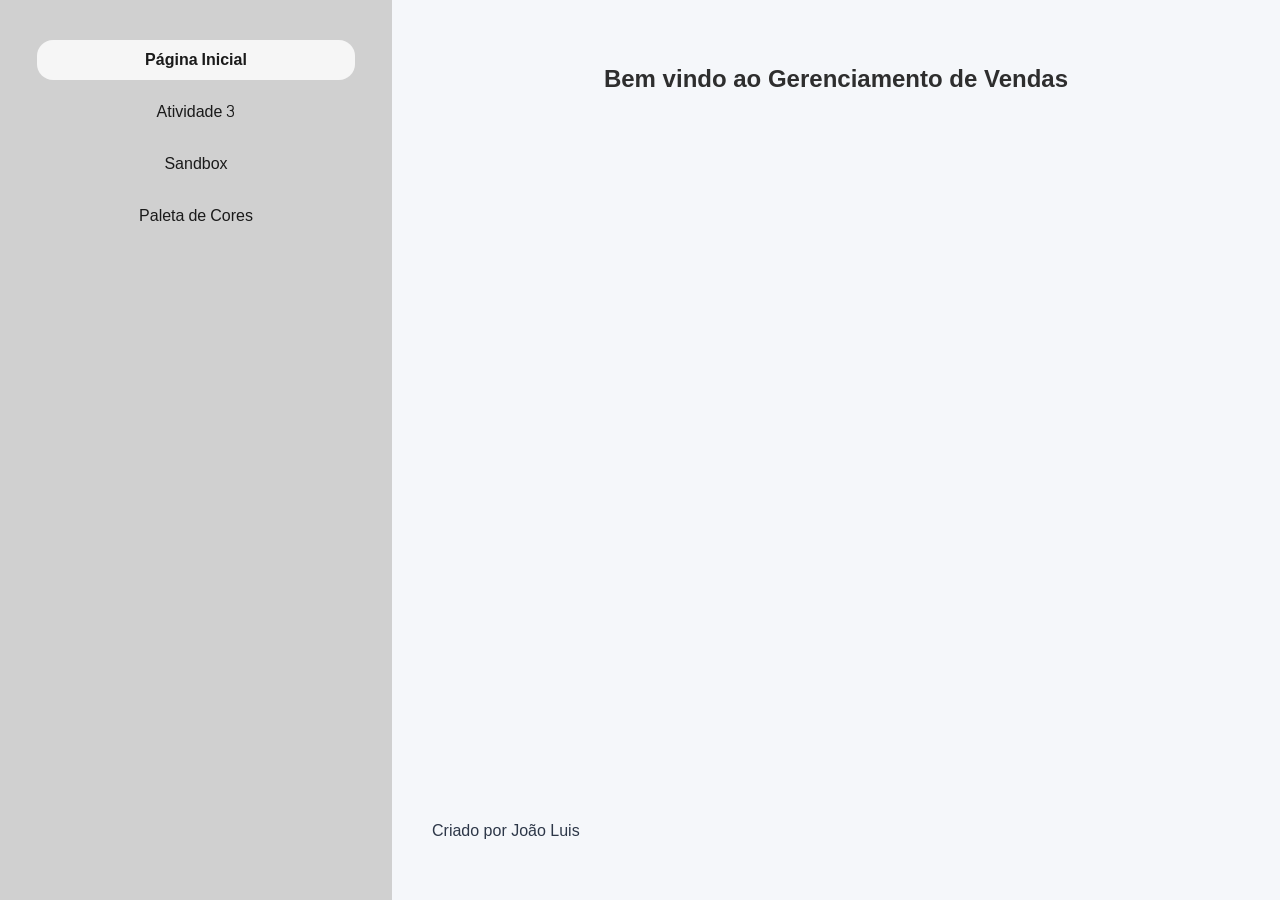
<file: infraestructure/pages/index.html>
<!DOCTYPE html>
<html lang="pt-br">
<head>
    <meta charset="UTF-8">
    <meta name="viewport" content="width=device-width, initial-scale=1.0">
    <title>SGCR - Sistema de Gestão</title>
    <link rel="icon" type="image/x-icon" href="../assets/midia/icon/favicon.ico">
    <link href="https://fonts.googleapis.com/css2?family=Content:wght@400;700&display=swap" rel="stylesheet">
    <link rel="stylesheet" href="../assets/css/styles.css">
</head>
<body class="layout-pagina">
    <!-- Controle de alternância do menu mobile sem JavaScript -->
    <input type="checkbox" id="menu-toggle" class="menu-toggle-checkbox" aria-label="Alternar menu lateral">
    <label for="menu-toggle" class="menu-toggle-btn">
        <span class="txt-menu">Menu</span>
        <span class="txt-fechar">Fechar</span>
    </label>
    <label for="menu-toggle" class="menu-overlay" aria-hidden="true"></label>

    <header class="layout-lateral">
        <nav id="menu">
            <ul>
                <li><a href="index.html" class="ativo">Página Inicial</a></li>
                <li><a href="atividade-3.html">Atividade 3</a></li>
                <li><a href="sandbox.html">Sandbox</a></li>
                <li><a href="paleta.html">Paleta de Cores</a></li>
            </ul>
        </nav>
    </header>

    <main class="conteudo-principal">
        <section>
            <h1>Bem vindo ao Gerenciamento de Vendas</h1>
        </section>
        <footer>
            <p>Criado por João Luis</p>
        </footer>
    </main>
</body>
</html>
</file>
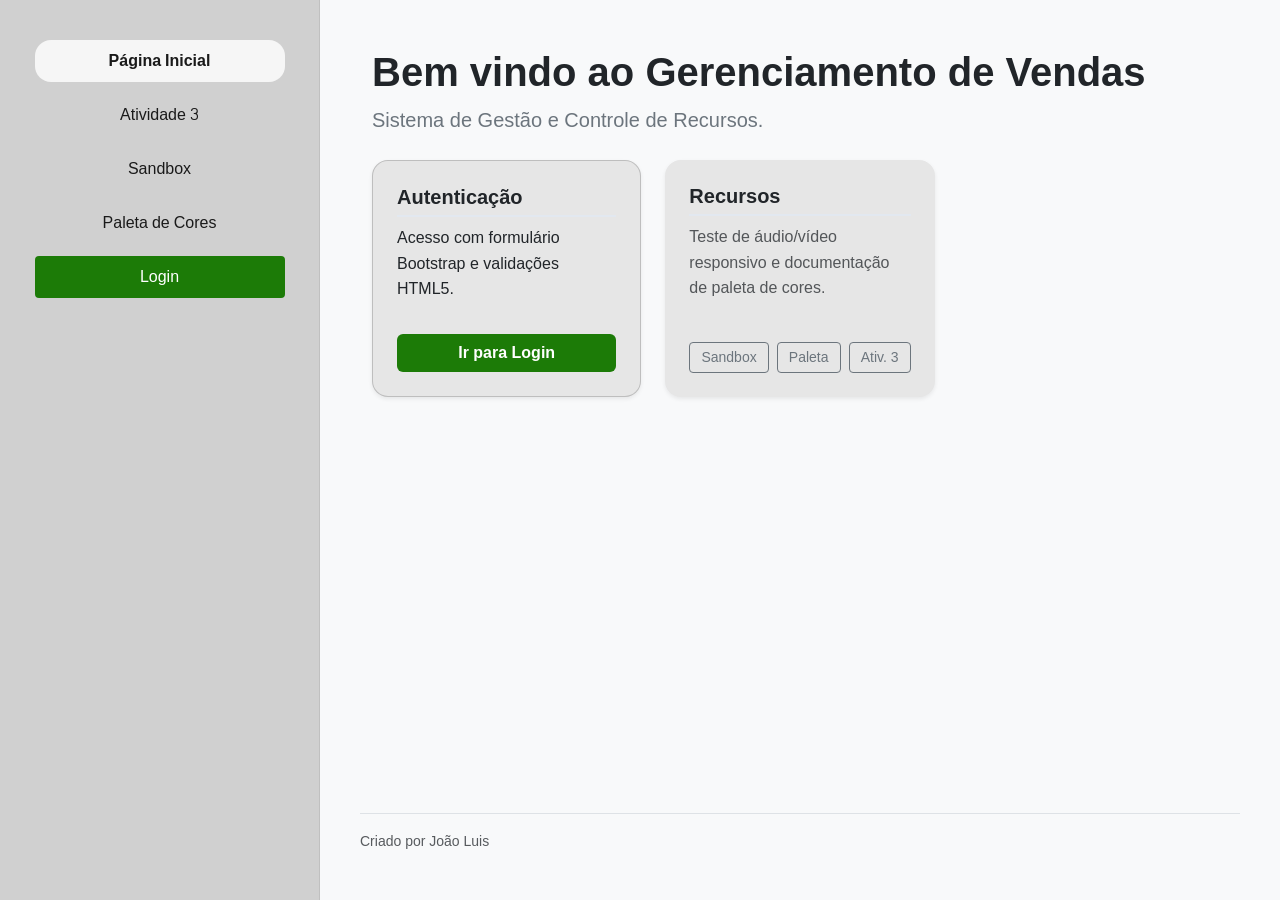
<file: infrastructure/pages/index.html>
<!DOCTYPE html>
<html lang="pt-br">
<head>
    <meta charset="UTF-8">
    <meta name="viewport" content="width=device-width, initial-scale=1.0">
    <title>SGCR - Sistema de Gestão</title>
    <link rel="icon" type="image/x-icon" href="../assets/midia/icon/favicon.ico">
    <link href="https://cdn.jsdelivr.net/npm/bootstrap@5.3.8/dist/css/bootstrap.min.css" rel="stylesheet">
    <link href="https://fonts.googleapis.com/css2?family=Content:wght@400;700&display=swap" rel="stylesheet">
    <link rel="stylesheet" href="../assets/css/styles.css">
</head>
<body class="layout-pagina bg-light">
    <!-- Controle de alternância do menu mobile (sem JS) -->
    <input type="checkbox" id="menu-toggle" class="menu-toggle-checkbox d-none" aria-label="Alternar menu lateral">
    
    <!-- Navbar Mobile (Visível apenas em telas pequenas) -->
    <nav class="navbar navbar-expand-lg navbar-light bg-light d-lg-none shadow-sm fixed-top">
        <div class="container-fluid">
            <label for="menu-toggle" class="navbar-toggler m-0" style="cursor: pointer;">
                <span class="navbar-toggler-icon"></span>
            </label>
        </div>
    </nav>
    
    <label for="menu-toggle" class="menu-overlay"></label>

    <!-- Menu Lateral -->
    <header class="layout-lateral">
        <nav id="menu">
            <ul>
                <li><a href="index.html" class="ativo">Página Inicial</a></li>
                <li><a href="atividade-3.html">Atividade 3</a></li>
                <li><a href="sandbox.html">Sandbox</a></li>
                <li><a href="paleta.html">Paleta de Cores</a></li>
                <li><a href="../../auth/pages/login.html" class="btn-login " style="background-color: #1C7B07; color: white;">Login</a></li>
            </ul>
        </nav>
    </header>

    <main class="conteudo-principal">
        <div class="container-fluid">
            <section class="mb-4">
                <h1 class="display-6 fw-bold text-dark mb-2 text-start">Bem vindo ao Gerenciamento de Vendas</h1>
                <p class="lead text-secondary text-start mb-4">Sistema de Gestão e Controle de Recursos.</p>
            </section>
            
            <!-- Grid e Cards -->
            <section class="row g-4 mb-4">
                <div class="col-12 col-md-6 col-xl-4">
                    <div class="card shadow-sm border-0.5 rounded-4" style="background-color: #E6E6E6;">
                        <div class="card-body p-4 d-flex flex-column">
                            <h2 class="h5 fw-bold text-dark">Autenticação</h2>
                            <p class="card-text flex-grow-1">Acesso com formulário Bootstrap e validações HTML5.</p>
                            <a href="../../auth/pages/login.html" class="btn mt-3 text-white fw-bold" style="background-color: #1C7B07;">Ir para Login</a>
                        </div>
                    </div>
                </div>

                <div class="col-12 col-md-12 col-xl-4">
                    <div class="card h-100 shadow-sm border-0 rounded-4" style="background-color: #E6E6E6;">
                        <div class="card-body p-4 d-flex flex-column">
                            <h2 class="h5 fw-bold text-dark">Recursos</h2>
                            <p class="card-text text-muted flex-grow-1">Teste de áudio/vídeo responsivo e documentação de paleta de cores.</p>
                            <div class="d-flex flex-wrap gap-2 mt-3">
                                <a href="sandbox.html" class="btn btn-outline-secondary btn-sm flex-fill">Sandbox</a>
                                <a href="paleta.html" class="btn btn-outline-secondary btn-sm flex-fill">Paleta</a>
                                <a href="atividade-3.html" class="btn btn-outline-secondary btn-sm flex-fill">Ativ. 3</a>
                            </div>
                        </div>
                    </div>
                </div>
            </section>
        </div>
        
        <footer class="mt-auto border-top pt-3 text-center text-lg-start">
            <p class="text-muted small mb-0">Criado por João Luis</p>
        </footer>
    </main>
</body>
</html>
</file>
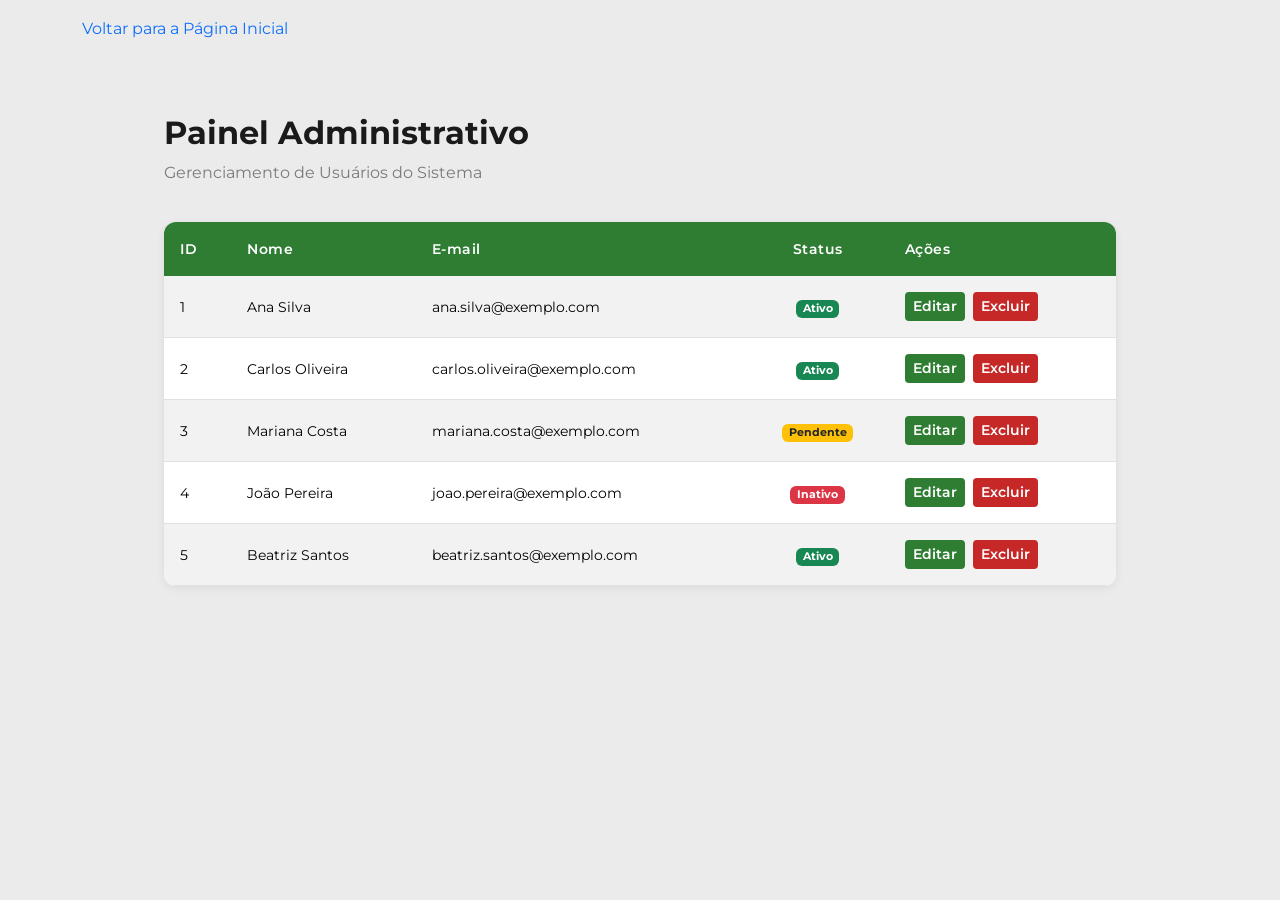
<file: admin/pages/dashboard.html>
<!DOCTYPE html>
<html lang="pt-br">
<head>
    <meta charset="UTF-8">
    <meta name="viewport" content="width=device-width, initial-scale=1.0">
    <title>Painel Administrativo - SGCR</title>
    <link href="https://cdn.jsdelivr.net/npm/bootstrap@5.3.8/dist/css/bootstrap.min.css" rel="stylesheet">
    <link rel="stylesheet" href="../assets/css/dashboard.css">
</head>
<body>
    <div class="container mt-3 mb-4 d-flex justify-content-between align-items-center">
        <a href="../../infrastructure/pages/index.html" class="nav-link text-primary">Voltar para a Página Inicial</a>
    </div>

    <main class="page-wrapper">
        <header class="page-header">
            <h1>Painel Administrativo</h1>
            <p class="subtitle">Gerenciamento de Usuários do Sistema</p>
        </header>

        <section class="section">
            <div class="table-container table-responsive">
                <table class="user-table table table-striped table-hover mb-0">
                    <thead>
                        <tr>
                            <th>ID</th>
                            <th>Nome</th>
                            <th>E-mail</th>
                            <th class="text-center">Status</th>
                            <th>Ações</th>
                        </tr>
                    </thead>
                    <tbody>
                        <tr>
                            <td>1</td>
                            <td>Ana Silva</td>
                            <td>ana.silva@exemplo.com</td>
                            <td class="text-center"><span class="badge bg-success">Ativo</span></td>
                            <td class="actions">
                                <button class="btn btn-sm btn-edit">Editar</button>
                                <button class="btn btn-sm btn-delete">Excluir</button>
                            </td>
                        </tr>
                        <tr>
                            <td>2</td>
                            <td>Carlos Oliveira</td>
                            <td>carlos.oliveira@exemplo.com</td>
                            <td class="text-center"><span class="badge bg-success">Ativo</span></td>
                            <td class="actions">
                                <button class="btn btn-sm btn-edit">Editar</button>
                                <button class="btn btn-sm btn-delete">Excluir</button>
                            </td>
                        </tr>
                        <tr>
                            <td>3</td>
                            <td>Mariana Costa</td>
                            <td>mariana.costa@exemplo.com</td>
                            <td class="text-center"><span class="badge bg-warning text-dark">Pendente</span></td>
                            <td class="actions">
                                <button class="btn btn-sm btn-edit">Editar</button>
                                <button class="btn btn-sm btn-delete">Excluir</button>
                            </td>
                        </tr>
                        <tr>
                            <td>4</td>
                            <td>João Pereira</td>
                            <td>joao.pereira@exemplo.com</td>
                            <td class="text-center"><span class="badge bg-danger">Inativo</span></td>
                            <td class="actions">
                                <button class="btn btn-sm btn-edit">Editar</button>
                                <button class="btn btn-sm btn-delete">Excluir</button>
                            </td>
                        </tr>
                        <tr>
                            <td>5</td>
                            <td>Beatriz Santos</td>
                            <td>beatriz.santos@exemplo.com</td>
                            <td class="text-center"><span class="badge bg-success">Ativo</span></td>
                            <td class="actions">
                                <button class="btn btn-sm btn-edit">Editar</button>
                                <button class="btn btn-sm btn-delete">Excluir</button>
                            </td>
                        </tr>
                    </tbody>
                </table>
            </div>
        </section>
    </main>
</body>
</html>
</file>
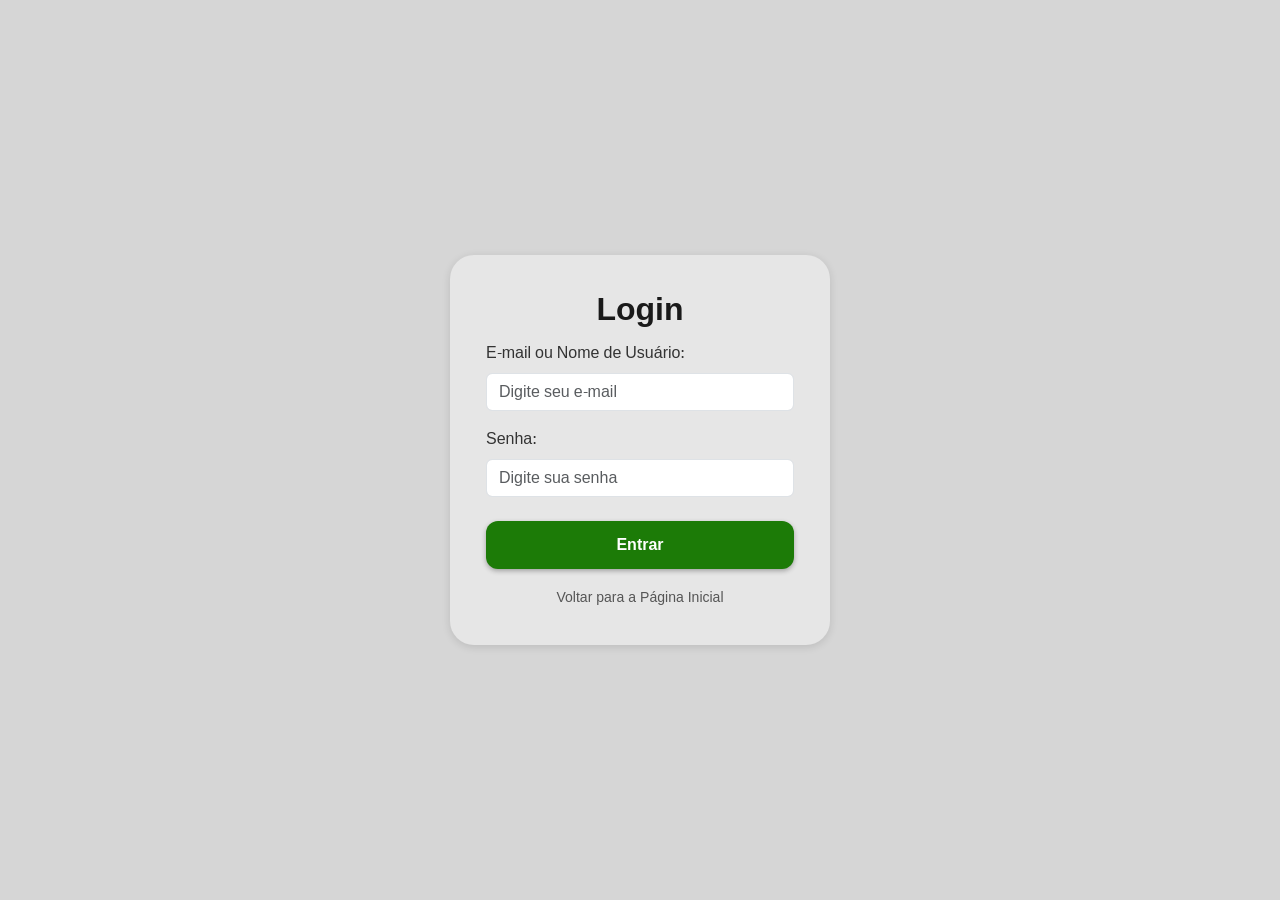
<file: auth/pages/login.html>
<!DOCTYPE html>
<html lang="pt-br">
<head>
    <meta charset="UTF-8">
    <meta name="viewport" content="width=device-width, initial-scale=1.0">
    <title>Login - SGCR</title>
    <link rel="icon" type="image/x-icon" href="../assets/midia/icon/favicon.ico">
    <link href="https://cdn.jsdelivr.net/npm/bootstrap@5.3.8/dist/css/bootstrap.min.css" rel="stylesheet">
    <link rel="stylesheet" href="../assets/css/login.css">
    <link href="https://fonts.googleapis.com/css2?family=Content:wght@400;700&display=swap" rel="stylesheet">
</head>
<body>
    <form id="form-login" action="../../admin/pages/dashboard.html" method="GET">
        <h1>Login</h1>
        
        <div class="mb-3">
            <label for="email" class="form-label">E-mail ou Nome de Usuário:</label>
            <input type="email" class="form-control" id="email" name="email" required placeholder="Digite seu e-mail">
        </div>
        
        <div class="mb-4">
            <label for="password" class="form-label">Senha:</label>
            <!-- required fará o preenchimento obrigatório para a senha -->
            <input type="password" class="form-control" id="password" name="password" required placeholder="Digite sua senha">
        </div>
        
        <button type="submit" class="btn btn-submit w-100">Entrar</button>
        
        <div class="text-center mt-3">
            <a href="../../infrastructure/pages/index.html" class="voltar-link">Voltar para a Página Inicial</a>
        </div>
    </form>
</body>
</html>
</file>
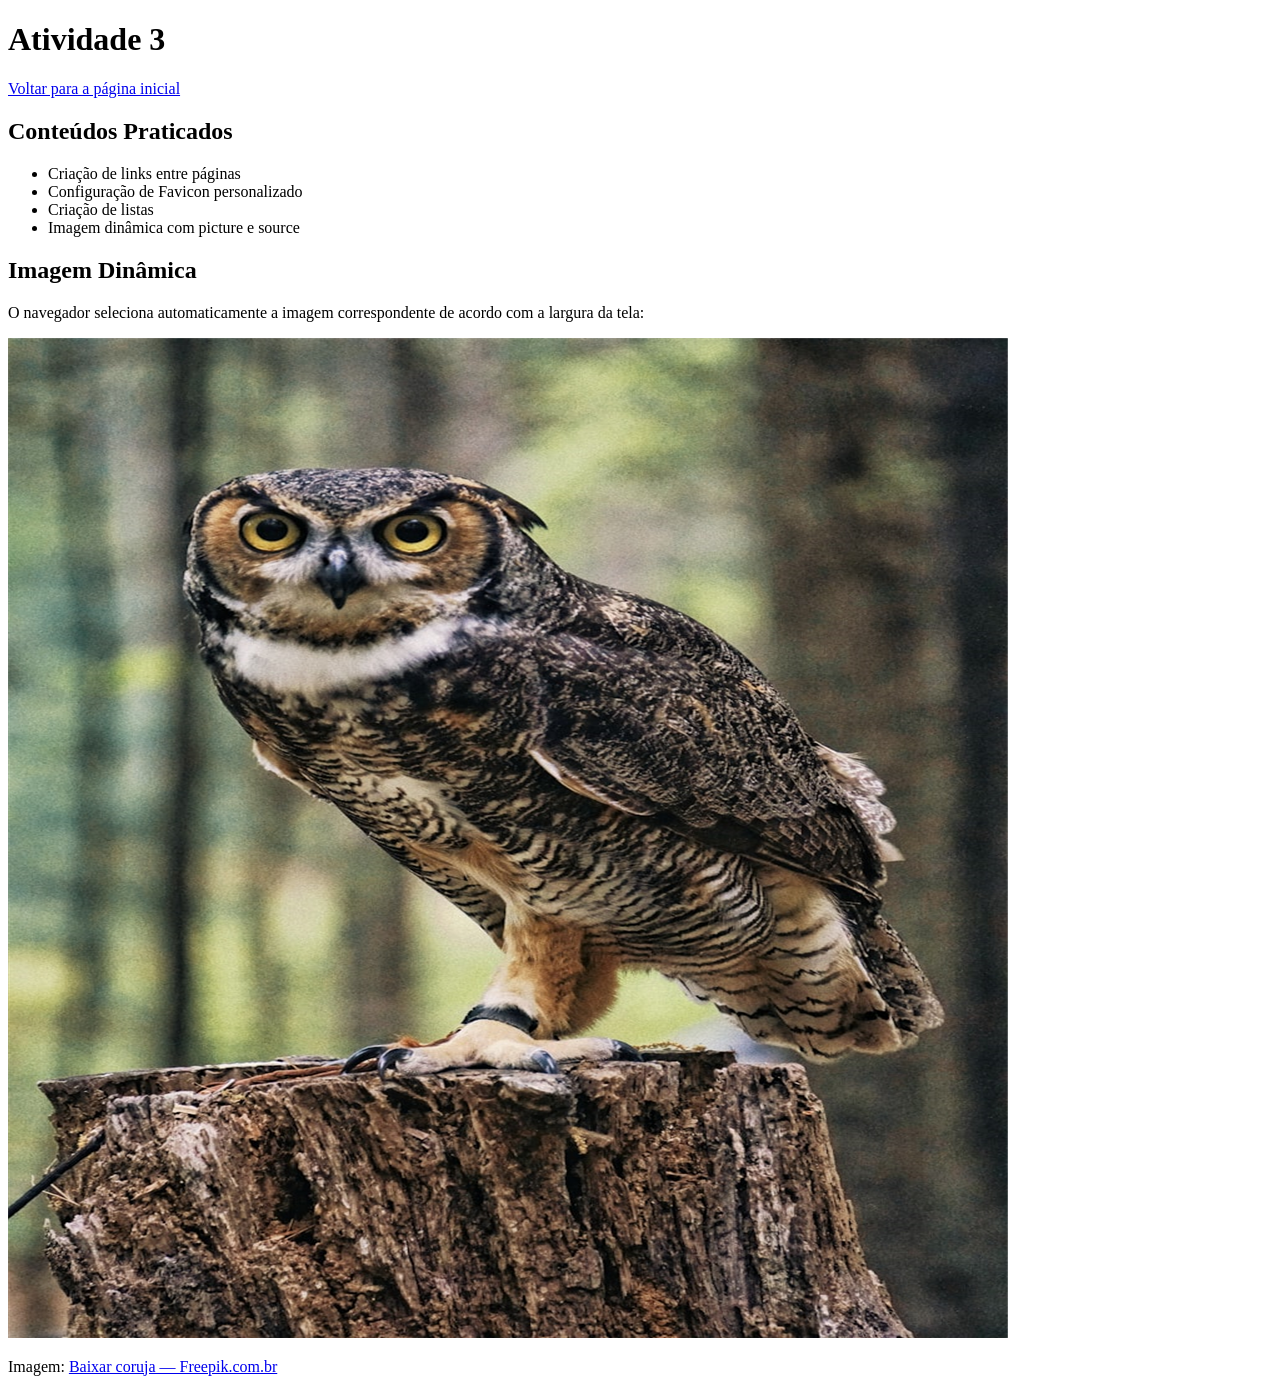
<file: infraestructure/pages/atividade-3.html>
<!DOCTYPE html>
<html lang="pt-br">
<head>
    <meta charset="UTF-8">
    <meta name="viewport" content="width=device-width, initial-scale=1.0">
    <title>Atividade 3</title>
    <link rel="icon" type="image/x-icon" href="../assets/midia/icon/icon-atvd03.ico">
</head>
<body>
    <h1>Atividade 3</h1>
    <p><a href="index.html">Voltar para a página inicial</a></p>

    <h2>Conteúdos Praticados</h2>
    <ul>
        <li>Criação de links entre páginas</li>
        <li>Configuração de Favicon personalizado</li>
        <li>Criação de listas</li>
        <li>Imagem dinâmica com picture e source</li>
    </ul>

    <h2>Imagem Dinâmica</h2>
    <p>O navegador seleciona automaticamente a imagem correspondente de acordo com a largura da tela:</p>
    <picture>
        <source media="(max-width: 750px)" srcset="../assets/midia/images/foto-p.png" type="image/png">
        <source media="(max-width: 1050px)" srcset="../assets/midia/images/foto-m.png" type="image/png">
        <img src="../assets/midia/images/foto-g.png" alt="Foto de uma coruja">
    </picture>
    <p>Imagem: <a href="https://freepik.com.br/fotos/coruja" target="_blank" rel="noopener noreferrer">Baixar coruja — Freepik.com.br</a></p>
</body>
</html>
</file>
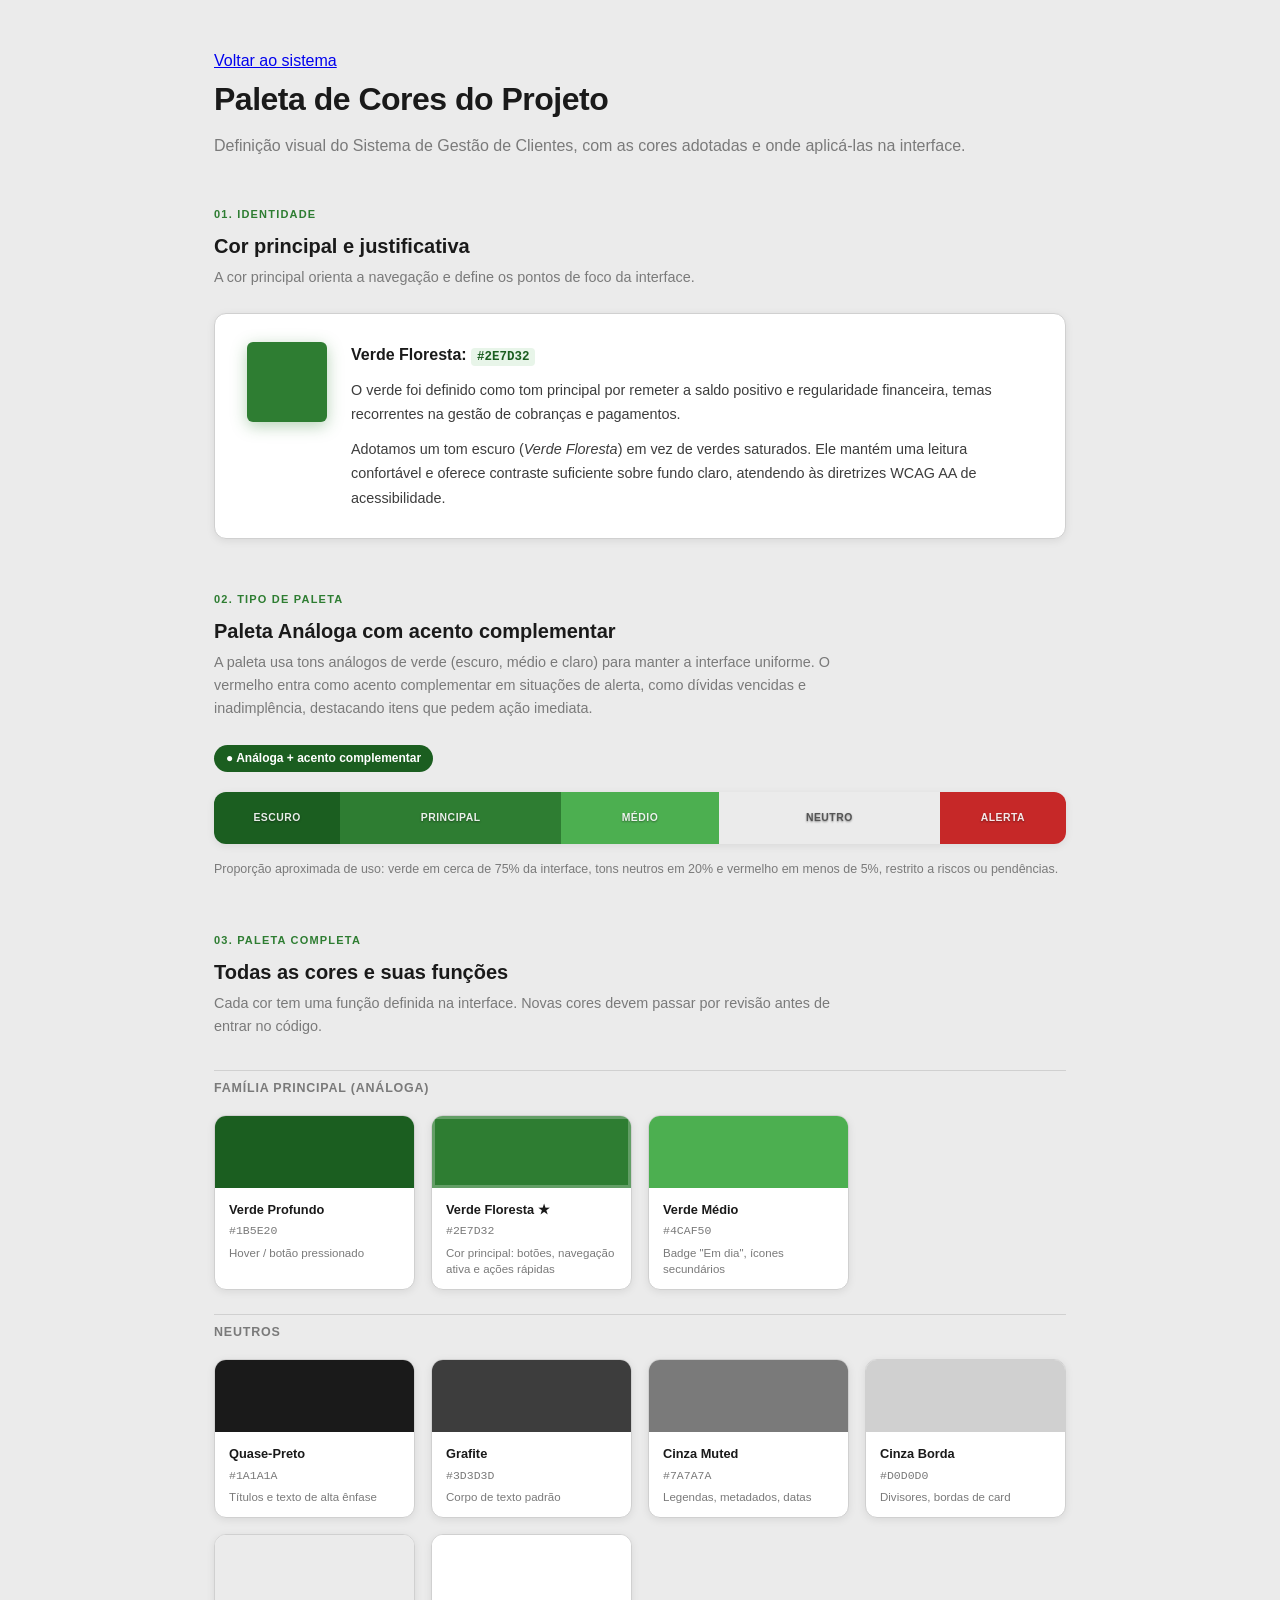
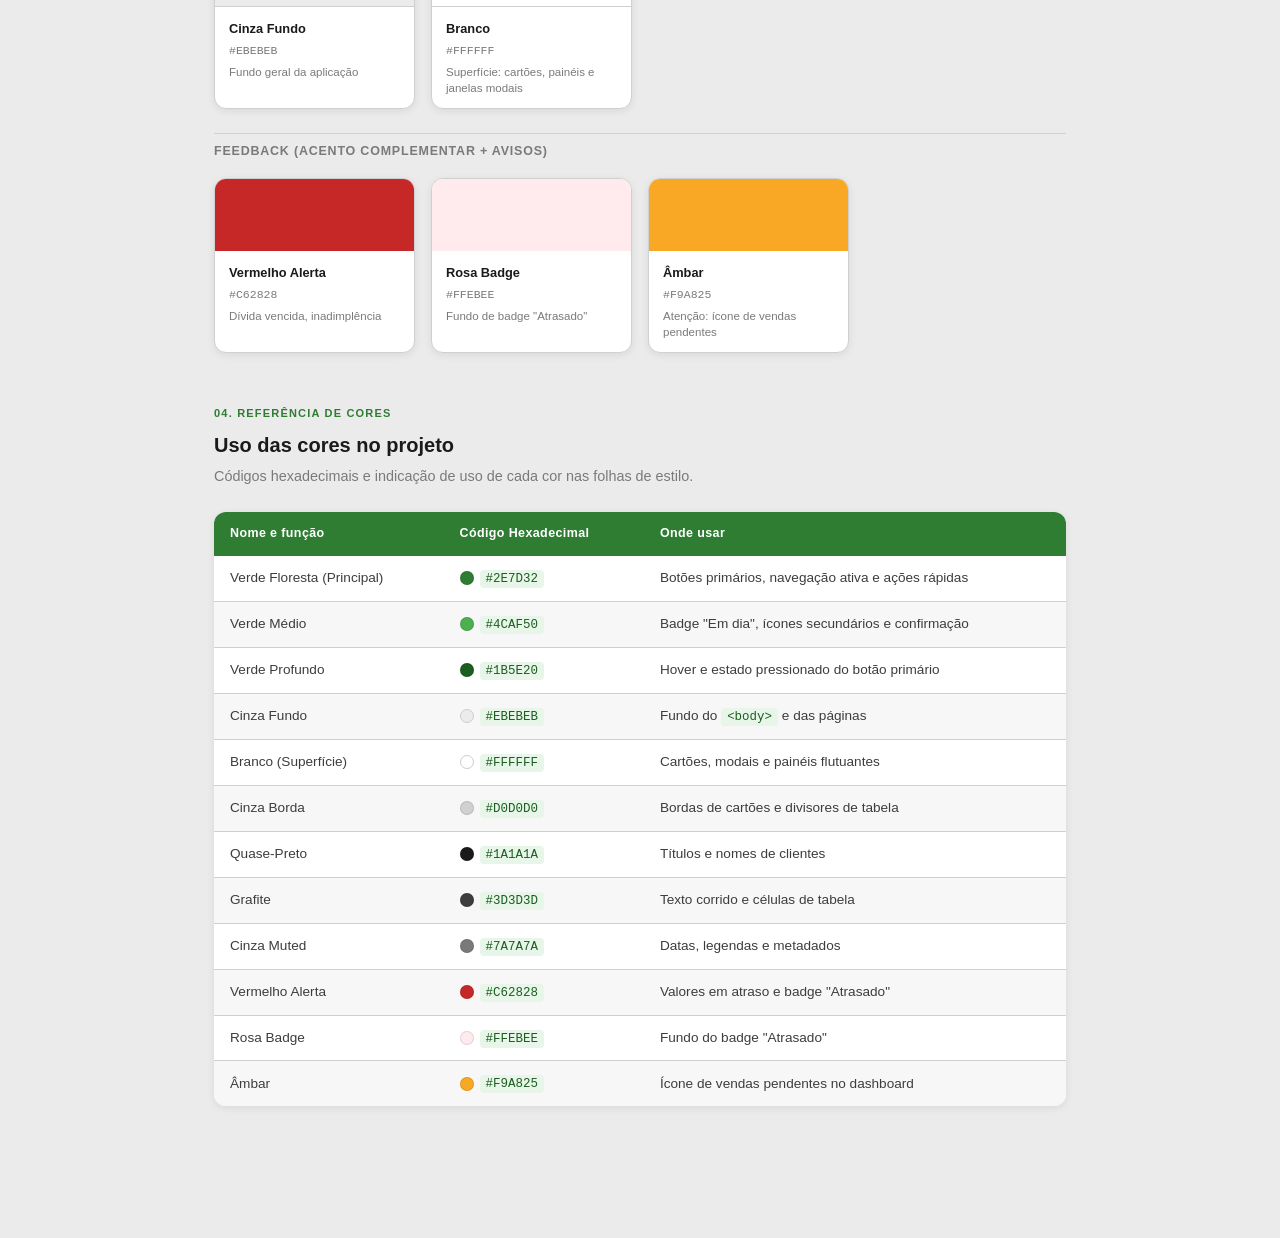
<file: infraestructure/pages/paleta.html>
<!DOCTYPE html>
<html lang="pt-br">
<head>
  <meta charset="UTF-8">
  <meta name="viewport" content="width=device-width, initial-scale=1.0">
  <title>Paleta de Cores: Sistema de Gestão</title>
  <link rel="icon" type="image/x-icon" href="../assets/midia/icon/favicon.ico">
  <link rel="stylesheet" href="../assets/css/paleta.css">
</head>
<body>

<div class="page-wrapper">

  <!-- Cabeçalho -->
  <header class="page-header">
      <a href="index.html">Voltar ao sistema</a>
    <h1>Paleta de Cores do Projeto</h1>
    <p class="subtitle">Definição visual do Sistema de Gestão de Clientes, com as cores adotadas e onde aplicá-las na interface.</p>
  </header>

  <!-- 1. Cor principal e justificativa -->
  <section class="section">
    <p class="section-label">01. Identidade</p>
    <h2 class="section-title">Cor principal e justificativa</h2>
    <p class="section-desc">A cor principal orienta a navegação e define os pontos de foco da interface.</p>

    <div class="justification-card">
      <div class="color-hero" title="#2E7D32: Verde Floresta"></div>
      <div class="justification-text">
        <h3>Verde Floresta: <code>#2E7D32</code></h3>
        <p>
          O verde foi definido como tom principal por remeter a saldo positivo e regularidade financeira,
          temas recorrentes na gestão de cobranças e pagamentos.
        </p>
        <p style="margin-top:10px;">
          Adotamos um tom escuro (<em>Verde Floresta</em>) em vez de verdes saturados.
          Ele mantém uma leitura confortável e oferece contraste suficiente sobre fundo claro,
          atendendo às diretrizes WCAG AA de acessibilidade.
        </p>
      </div>
    </div>
  </section>

  <!-- 2. Tipo de paleta -->
  <section class="section">
    <p class="section-label">02. Tipo de paleta</p>
    <h2 class="section-title">Paleta Análoga com acento complementar</h2>
    <p class="section-desc">
      A paleta usa tons análogos de verde (escuro, médio e claro) para manter a interface uniforme.
      O vermelho entra como acento complementar em situações de alerta, como dívidas vencidas e inadimplência,
      destacando itens que pedem ação imediata.
    </p>

    <span class="palette-type-badge">
      ● Análoga + acento complementar
    </span>

    <!-- Diagrama visual da paleta -->
    <div class="palette-diagram" title="Distribuição visual da paleta">
      <div class="seg" style="background-color:#1B5E20; flex: 0.8;"><span>ESCURO</span></div>
      <div class="seg" style="background-color:#2E7D32; flex: 1.4;"><span>PRINCIPAL</span></div>
      <div class="seg" style="background-color:#4CAF50; flex: 1;"><span>MÉDIO</span></div>
      <div class="seg" style="background-color:#EBEBEB; flex: 1.4;"><span style="color:#555555;">NEUTRO</span></div>
      <div class="seg" style="background-color:#C62828; flex: 0.8;"><span>ALERTA</span></div>
    </div>
    <p style="font-size:0.78rem; color:#7A7A7A;">
      Proporção aproximada de uso: verde em cerca de 75% da interface, tons neutros em 20% e vermelho em menos de 5%, restrito a riscos ou pendências.
    </p>
  </section>

  <!-- 3. Todas as cores da paleta -->
  <section class="section">
    <p class="section-label">03. Paleta completa</p>
    <h2 class="section-title">Todas as cores e suas funções</h2>
    <p class="section-desc">Cada cor tem uma função definida na interface. Novas cores devem passar por revisão antes de entrar no código.</p>

    <div class="swatch-grid">

      <p class="group-label">Família principal (análoga)</p>

      <div class="swatch">
        <div class="swatch-block" style="background-color:#1B5E20;"></div>
        <div class="swatch-info">
          <div class="swatch-name">Verde Profundo</div>
          <div class="swatch-hex">#1B5E20</div>
          <div class="swatch-role">Hover / botão pressionado</div>
        </div>
      </div>

      <div class="swatch">
        <div class="swatch-block" style="background-color:#2E7D32; box-shadow: inset 0 0 0 3px rgba(255,255,255,0.25);"></div>
        <div class="swatch-info">
          <div class="swatch-name">Verde Floresta ★</div>
          <div class="swatch-hex">#2E7D32</div>
          <div class="swatch-role">Cor principal: botões, navegação ativa e ações rápidas</div>
        </div>
      </div>

      <div class="swatch">
        <div class="swatch-block" style="background-color:#4CAF50;"></div>
        <div class="swatch-info">
          <div class="swatch-name">Verde Médio</div>
          <div class="swatch-hex">#4CAF50</div>
          <div class="swatch-role">Badge "Em dia", ícones secundários</div>
        </div>
      </div>

      <p class="group-label">Neutros</p>

      <div class="swatch">
        <div class="swatch-block" style="background-color:#1A1A1A;"></div>
        <div class="swatch-info">
          <div class="swatch-name">Quase-Preto</div>
          <div class="swatch-hex">#1A1A1A</div>
          <div class="swatch-role">Títulos e texto de alta ênfase</div>
        </div>
      </div>

      <div class="swatch">
        <div class="swatch-block" style="background-color:#3D3D3D;"></div>
        <div class="swatch-info">
          <div class="swatch-name">Grafite</div>
          <div class="swatch-hex">#3D3D3D</div>
          <div class="swatch-role">Corpo de texto padrão</div>
        </div>
      </div>

      <div class="swatch">
        <div class="swatch-block" style="background-color:#7A7A7A;"></div>
        <div class="swatch-info">
          <div class="swatch-name">Cinza Muted</div>
          <div class="swatch-hex">#7A7A7A</div>
          <div class="swatch-role">Legendas, metadados, datas</div>
        </div>
      </div>

      <div class="swatch">
        <div class="swatch-block" style="background-color:#D0D0D0;"></div>
        <div class="swatch-info">
          <div class="swatch-name">Cinza Borda</div>
          <div class="swatch-hex">#D0D0D0</div>
          <div class="swatch-role">Divisores, bordas de card</div>
        </div>
      </div>

      <div class="swatch">
        <div class="swatch-block" style="background-color:#EBEBEB; border-bottom: 1px solid #D0D0D0;"></div>
        <div class="swatch-info">
          <div class="swatch-name">Cinza Fundo</div>
          <div class="swatch-hex">#EBEBEB</div>
          <div class="swatch-role">Fundo geral da aplicação</div>
        </div>
      </div>

      <div class="swatch">
        <div class="swatch-block" style="background-color:#FFFFFF; border-bottom: 1px solid #D0D0D0;"></div>
        <div class="swatch-info">
          <div class="swatch-name">Branco</div>
          <div class="swatch-hex">#FFFFFF</div>
          <div class="swatch-role">Superfície: cartões, painéis e janelas modais</div>
        </div>
      </div>

      <p class="group-label">Feedback (acento complementar + avisos)</p>

      <div class="swatch">
        <div class="swatch-block" style="background-color:#C62828;"></div>
        <div class="swatch-info">
          <div class="swatch-name">Vermelho Alerta</div>
          <div class="swatch-hex">#C62828</div>
          <div class="swatch-role">Dívida vencida, inadimplência</div>
        </div>
      </div>

      <div class="swatch">
        <div class="swatch-block" style="background-color:#FFEBEE;"></div>
        <div class="swatch-info">
          <div class="swatch-name">Rosa Badge</div>
          <div class="swatch-hex">#FFEBEE</div>
          <div class="swatch-role">Fundo de badge "Atrasado"</div>
        </div>
      </div>

      <div class="swatch">
        <div class="swatch-block" style="background-color:#F9A825;"></div>
        <div class="swatch-info">
          <div class="swatch-name">Âmbar</div>
          <div class="swatch-hex">#F9A825</div>
          <div class="swatch-role">Atenção: ícone de vendas pendentes</div>
        </div>
      </div>

    </div>
  </section>

  <!-- 4. Tabela de Cores e Aplicação -->
  <section class="section">
    <p class="section-label">04. Referência de cores</p>
    <h2 class="section-title">Uso das cores no projeto</h2>
    <p class="section-desc">
      Códigos hexadecimais e indicação de uso de cada cor nas folhas de estilo.
    </p>

    <table class="var-table">
      <thead>
        <tr>
          <th>Nome e função</th>
          <th>Código Hexadecimal</th>
          <th>Onde usar</th>
        </tr>
      </thead>
      <tbody>
        <tr>
          <td>Verde Floresta (Principal)</td>
          <td><span class="dot" style="background-color:#2E7D32;"></span><code>#2E7D32</code></td>
          <td>Botões primários, navegação ativa e ações rápidas</td>
        </tr>
        <tr>
          <td>Verde Médio</td>
          <td><span class="dot" style="background-color:#4CAF50;"></span><code>#4CAF50</code></td>
          <td>Badge "Em dia", ícones secundários e confirmação</td>
        </tr>
        <tr>
          <td>Verde Profundo</td>
          <td><span class="dot" style="background-color:#1B5E20;"></span><code>#1B5E20</code></td>
          <td>Hover e estado pressionado do botão primário</td>
        </tr>
        <tr>
          <td>Cinza Fundo</td>
          <td><span class="dot" style="background-color:#EBEBEB; border:1px solid #cccccc;"></span><code>#EBEBEB</code></td>
          <td>Fundo do <code>&lt;body&gt;</code> e das páginas</td>
        </tr>
        <tr>
          <td>Branco (Superfície)</td>
          <td><span class="dot" style="background-color:#FFFFFF; border:1px solid #cccccc;"></span><code>#FFFFFF</code></td>
          <td>Cartões, modais e painéis flutuantes</td>
        </tr>
        <tr>
          <td>Cinza Borda</td>
          <td><span class="dot" style="background-color:#D0D0D0;"></span><code>#D0D0D0</code></td>
          <td>Bordas de cartões e divisores de tabela</td>
        </tr>
        <tr>
          <td>Quase-Preto</td>
          <td><span class="dot" style="background-color:#1A1A1A;"></span><code>#1A1A1A</code></td>
          <td>Títulos e nomes de clientes</td>
        </tr>
        <tr>
          <td>Grafite</td>
          <td><span class="dot" style="background-color:#3D3D3D;"></span><code>#3D3D3D</code></td>
          <td>Texto corrido e células de tabela</td>
        </tr>
        <tr>
          <td>Cinza Muted</td>
          <td><span class="dot" style="background-color:#7A7A7A;"></span><code>#7A7A7A</code></td>
          <td>Datas, legendas e metadados</td>
        </tr>
        <tr>
          <td>Vermelho Alerta</td>
          <td><span class="dot" style="background-color:#C62828;"></span><code>#C62828</code></td>
          <td>Valores em atraso e badge "Atrasado"</td>
        </tr>
        <tr>
          <td>Rosa Badge</td>
          <td><span class="dot" style="background-color:#FFEBEE;"></span><code>#FFEBEE</code></td>
          <td>Fundo do badge "Atrasado"</td>
        </tr>
        <tr>
          <td>Âmbar</td>
          <td><span class="dot" style="background-color:#F9A825;"></span><code>#F9A825</code></td>
          <td>Ícone de vendas pendentes no dashboard</td>
        </tr>
      </tbody>
    </table>
  </section>
</div>
</body>
</html>
</file>
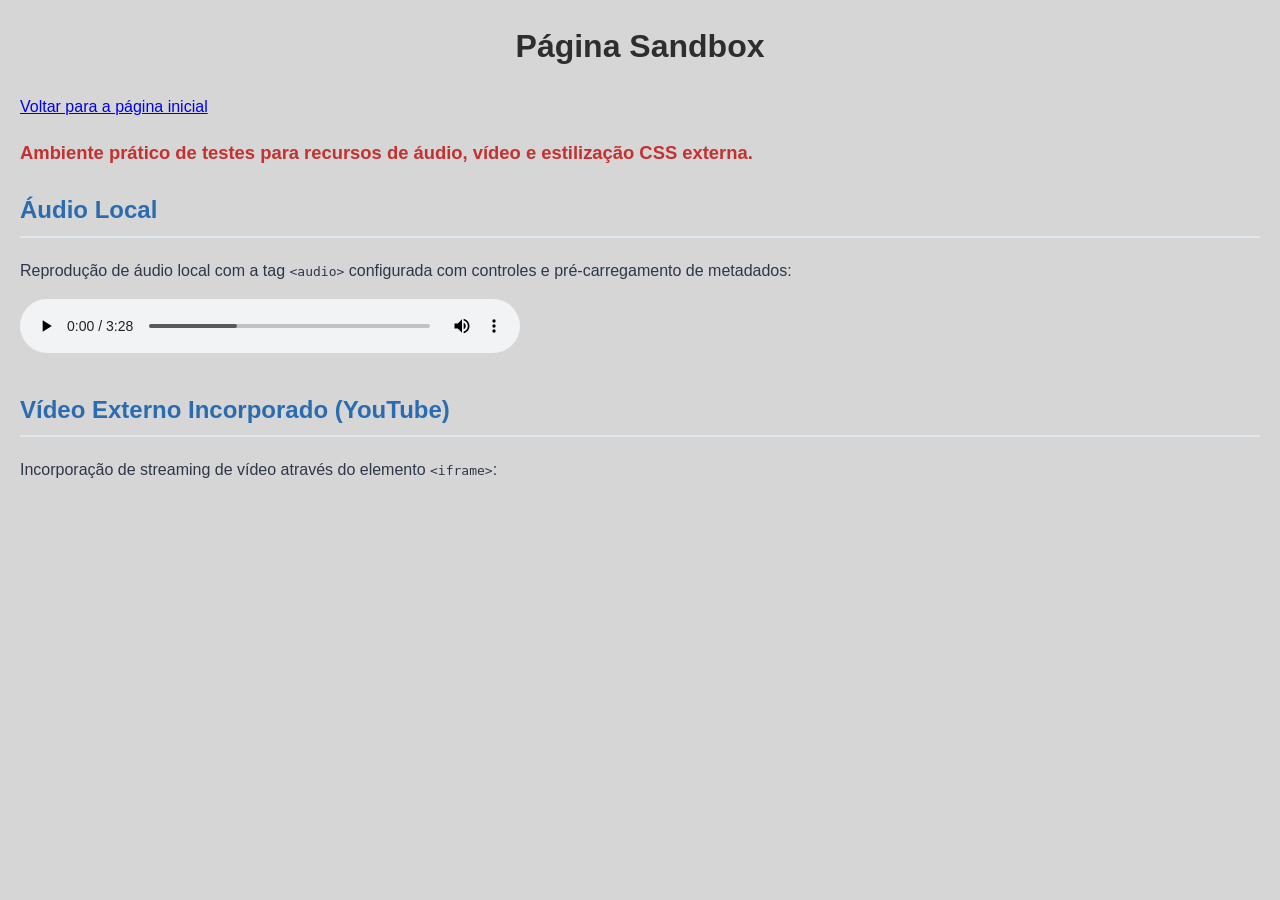
<file: infraestructure/pages/sandbox.html>
<!DOCTYPE html>
<html lang="pt-br">
<head>
    <meta charset="UTF-8">
    <meta name="viewport" content="width=device-width, initial-scale=1.0">
    <title>Sandbox - Aula 05</title>
    <link rel="stylesheet" href="../assets/css/styles.css">
</head>
<body>
    <h1>Página Sandbox</h1>
    <p><a href="index.html">Voltar para a página inicial</a></p>

    <p class="destaque">Ambiente prático de testes para recursos de áudio, vídeo e estilização CSS externa.</p>

    <section class="secao-midia">
        <h2>Áudio Local</h2>
        <p>Reprodução de áudio local com a tag <code>&lt;audio&gt;</code> configurada com controles e pré-carregamento de metadados:</p>
        <audio preload="metadata" controls>
            <source src="../assets/midia/audio/audio.mp3" type="audio/mpeg">
            <p>Infelizmente seu navegador não suporta a tag de áudio. <a href="../assets/midia/audio/audio.mp3" download>Clique aqui para baixar o arquivo de áudio</a>.</p>
        </audio>
    </section>

    <section class="secao-midia">
        <h2>Vídeo Externo Incorporado (YouTube)</h2>
        <p>Incorporação de streaming de vídeo através do elemento <code>&lt;iframe&gt;</code>:</p>
        <iframe width="560" 
                height="315" 
                src="https://www.youtube.com/embed/JTbwTm8yGMs?si=oDPPRvgZ38sXMJz6" 
                title="YouTube video player" 
                frameborder="0" 
                allow="accelerometer; autoplay; clipboard-write; encrypted-media; gyroscope; picture-in-picture; web-share" 
                referrerpolicy="strict-origin-when-cross-origin" 
                allowfullscreen>
        </iframe>
    </section>
</body>
</html>
</file>
<file: infraestructure/assets/css/styles.css>
@charset "UTF-8";
@import url('https://fonts.googleapis.com/css2?family=Content:wght@400;700&display=swap');

*, *::before, *::after {
    box-sizing: border-box;
}

body {
    background-color: #D6D6D6;
    font-family: Arial, Helvetica, sans-serif;
    color: #2d3748;
    margin: 20px;
    line-height: 1.6;
}

h1 {
    color: #2E2E2E;
    text-align: center;
}

h2 {
    color: #2b6cb0;
    border-bottom: 2px solid #e2e8f0;
    padding-bottom: 6px;
    margin-top: 24px;
}

.destaque {
    color: #c53030;
    font-size: 1.15rem;
    font-weight: bold;
}

.secao-midia {
    margin-top: 20px;
    margin-bottom: 30px;
}
 
/* Layout Principal e Menu Lateral de Navegação */

body.layout-pagina {
    margin: 0;
    padding: 0;
    display: flex;
    min-height: 100vh;
    background-color: #f5f7fa;
}

.layout-lateral {
    width: 392px;
    min-height: 100vh;
    background-color: #D0D0D0;
    display: flex;
    flex-direction: column;
    align-items: center;
    padding-top: 40px;
}

#menu {
    font-family: 'Content', sans-serif;
    width: 100%;
}

#menu ul {
    list-style: none;
    margin: 0;
    padding: 0;
    display: flex;
    flex-direction: column;
    align-items: center;
    gap: 12px;
    width: 100%;
}

#menu li {
    margin: 0;
    padding: 0;
}

#menu a {
    display: flex;
    align-items: center;
    justify-content: center;
    width: 318px;
    height: 40px;
    text-decoration: none;
    color: #1A1A1A;
    font-size: 16px;
    font-family: 'Content', sans-serif;
    border-radius: 4px;
}

#menu a:hover {
    background-color: rgba(246, 246, 246, 0.6);
}

#menu a.ativo,
#menu a:focus,
#menu a:active {
    background-color: #F6F6F6;
    font-weight: bold;
    color: #1A1A1A;
    outline: none;
    border-radius: 16px;

}

.conteudo-principal {
    flex: 1;
    padding: 40px;
    display: flex;
    flex-direction: column;
    justify-content: space-between;
}

/*   Responsividade Global para Mídias */

   img, picture, iframe, video {
    max-width: 100%;
}

.secao-midia audio {
    width: 100%;
    max-width: 500px;
}
   
/* Controles do Menu Retrátil Mobile (Ocultos no Desktop) */
.menu-toggle-checkbox,
.menu-toggle-btn,
.menu-overlay {
    display: none;
}

@media (max-width: 768px) {
    body.layout-pagina {
        flex-direction: column;
    }

    /* Botão simples de texto fixado no topo */
    .menu-toggle-btn {
        display: inline-flex;
        align-items: center;
        justify-content: center;
        position: fixed;
        top: 14px;
        left: 14px;
        z-index: 1001;
        padding: 8px 18px;
        background-color: #1A1A1A;
        color: #FFFFFF;
        font-family: 'Content', sans-serif;
        font-size: 16px;
        font-weight: bold;
        border-radius: 4px;
        cursor: pointer;
        border: 1px solid #D0D0D0;
        box-shadow: 0 2px 6px rgba(0, 0, 0, 0.2);
        user-select: none;
    }

    /* Alternância de texto: Menu quando fechado, Fechar quando aberto */
    .menu-toggle-btn .txt-fechar {
        display: none;
    }

    .menu-toggle-btn .txt-menu {
        display: inline;
    }

    .menu-toggle-checkbox:checked ~ .menu-toggle-btn .txt-menu {
        display: none;
    }

    .menu-toggle-checkbox:checked ~ .menu-toggle-btn .txt-fechar {
        display: inline;
    }

    /* Fundo escurecido (overlay) para fechar ao tocar fora */
    .menu-toggle-checkbox:checked ~ .menu-overlay {
        display: block;
        position: fixed;
        top: 0;
        left: 0;
        width: 100vw;
        height: 100vh;
        background-color: rgba(0, 0, 0, 0.45);
        z-index: 999;
    }

    /* Menu em formato de gaveta lateral no celular (contraído/fechado por padrão) */
    .layout-lateral {
        display: none;
        position: fixed;
        top: 0;
        left: 0;
        z-index: 1000;
        width: 320px;
        max-width: 85vw;
        min-height: 100vh;
        padding-top: 70px;
        box-shadow: 4px 0 15px rgba(0, 0, 0, 0.25);
    }

    /* Quando o botão é acionado, o menu estende (abre) */
    .menu-toggle-checkbox:checked ~ .layout-lateral {
        display: flex;
    }

    /* Adaptação dos links para caber confortavelmente em telas estreitas */
    #menu a {
        width: calc(100% - 32px);
        max-width: 318px;
    }

    /* Espaçamento superior no conteúdo para não colidir com o botão fixo */
    .conteudo-principal {
        padding: 70px 20px 20px 20px;
    }
}
</file>
<file: infrastructure/assets/css/styles.css>
@charset "UTF-8";
@import url('https://fonts.googleapis.com/css2?family=Content:wght@400;700&display=swap');

*, *::before, *::after {
    box-sizing: border-box;
}

body {
    background-color: #D6D6D6;
    font-family: Arial, Helvetica, sans-serif;
    color: #2d3748;
    margin: 20px;
    line-height: 1.6;
}

/* O Bootstrap reseta as margens globais. Para manter compatibilidade com
   as páginas legadas (como sandbox.html), garantimos que caso não usem o
   layout da página inicial, preservem a aparência original. */
body.layout-pagina {
    margin: 0;
    padding: 0;
    display: flex;
    flex-direction: column;
    min-height: 100vh;
    background-color: #f5f7fa;
}

h1 {
    color: #2E2E2E;
    text-align: center;
    font-size: 1.5rem;
}

h2 {
    color: #2b6cb0;
    border-bottom: 2px solid #e2e8f0;
    padding-bottom: 6px;
    margin-top: 24px;
    font-size: 1.25rem;
}

.destaque {
    color: #c53030;
    font-size: 1.15rem;
    font-weight: bold;
}

.secao-midia {
    margin-top: 20px;
    margin-bottom: 30px;
}

/* Responsividade Global para Mídias */
img, picture, iframe, video {
    max-width: 100%;
    height: auto;
}

.secao-midia audio {
    width: 100%;
    max-width: 500px;
}

/* ==========================================================================
   Layout Base (Mobile First — Smartphones / Telas Pequenas)
   ========================================================================== */

/* Menu overlay mobile */
.menu-overlay {
    display: none;
}

.menu-toggle-checkbox:checked ~ .menu-overlay {
    display: block;
    position: fixed;
    top: 0;
    left: 0;
    width: 100vw;
    height: 100vh;
    background-color: rgba(0, 0, 0, 0.45);
    z-index: 1030; /* Abaixo da sidebar que é 1040 */
}

/* Menu Lateral em formato Gaveta Retrátil por padrão (Mobile) */
.layout-lateral {
    display: none;
    position: fixed;
    top: 0;
    left: 0;
    z-index: 1040;
    width: 280px;
    max-width: 85vw;
    min-height: 100vh;
    background-color: #D0D0D0;
    flex-direction: column;
    align-items: center;
    padding-top: 70px;
    box-shadow: 4px 0 15px rgba(0, 0, 0, 0.25);
}

.menu-toggle-checkbox:checked ~ .layout-lateral {
    display: flex;
}

#menu {
    font-family: 'Content', sans-serif;
    width: 100%;
}

#menu ul {
    list-style: none;
    margin: 0;
    padding: 0;
    display: flex;
    flex-direction: column;
    align-items: center;
    gap: 12px;
    width: 100%;
}

#menu li {
    margin: 0;
    padding: 0;
}

#menu a {
    display: flex;
    align-items: center;
    justify-content: center;
    width: calc(100% + 30px);
    max-width: 250px;
    height: 40px;
    text-decoration: none;
    color: #1A1A1A;
    font-size: 16px;
    font-family: 'Content', sans-serif;
    border-radius: 4px;
    transition: background-color 0.2s ease;
}

#menu a:hover {
    background-color: rgba(246, 246, 246, 0.6);
}

#menu a.ativo,
#menu a:focus,
#menu a:active {
    background-color: #F6F6F6;
    font-weight: bold;
    color: #1A1A1A;
    outline: none;
    border-radius: 16px;
}

.conteudo-principal {
    flex: 1;
    display: flex;
    flex-direction: column;
    justify-content: space-between;
    /* Adiciona padding no topo para compensar a navbar fixed-top no mobile */
    padding: 80px 16px 24px 16px;
}

/* ==========================================================================
   Estilos Incrementais (Mobile First com min-width)
   ========================================================================== */

/* ─── 1. Tablets (a partir de 601px) ─── */
@media (min-width: 601px) {
    /* No tablet ajustamos apenas proporções gerais */
}

/* ─── 2. Desktops (a partir de 992px - breakpoint 'lg' do Bootstrap) ─── */
@media (min-width: 992px) {
    body.layout-pagina {
        flex-direction: row;
    }

    /* Oculta overlay de mobile */
    .menu-overlay {
        display: none !important;
    }

    /* Sidebar fixa lateral */
    .layout-lateral {
        display: flex !important;
        position: static;
        width: 260px;
        min-width: 260px;
        min-height: 100vh;
        padding-top: 32px;
        box-shadow: none;
        border-right: 1px solid #c0c0c0;
    }

    #menu a {
        width: 200px;
        height: 38px;
        font-size: 15px;
    }

    .conteudo-principal {
        padding: 32px 24px;
    }
}

@media (min-width: 1200px) {
    .layout-lateral {
        width: 320px;
        min-width: 320px;
        padding-top: 40px;
    }

    #menu a {
        width: 260px;
        height: 42px;
        font-size: 16px;
    }

    .conteudo-principal {
        padding: 48px 40px;
    }
}
</file>
<file: admin/assets/css/dashboard.css>
@charset "UTF-8";
@import url('https://fonts.googleapis.com/css2?family=Lato:ital,wght@0,100;0,300;0,400;0,700;0,900;1,100;1,300;1,400;1,700;1,900&family=Montserrat:ital,wght@0,100..900;1,100..900&display=swap');

*, *::before, *::after {
  box-sizing: border-box;
}

body {
  font-family: Montserrat, sans-serif;
  background-color: #EBEBEB;
  color: #3D3D3D;
  line-height: 1.6;
  margin: 0;
  padding: 0;
}

/* ==========================================================================
   Layout Base (Mobile First — Smartphones / Telas Pequenas)
   ========================================================================== */

.page-wrapper {
  margin: 0 auto;
  width: 100%;
  padding: 24px 14px;
}

.page-header {
  margin-bottom: 24px;
}

h1 {
  font-size: 22px;
  font-weight: 700;
  color: #1A1A1A;
  margin: 0 0 8px 0;
}

.subtitle {
  font-size: 14px;
  color: #7A7A7A;
  margin: 0;
}

/* ─── Tabela Responsiva ─── */
.table-container {
  background-color: #FFFFFF;
  border-radius: 12px;
  box-shadow: 0 2px 8px rgba(0, 0, 0, 0.08);
}

.user-table {
  width: 100%;
  min-width: 600px;
  font-size: 14px;
}

/* Força a cor do cabeçalho da tabela sobre o padrão do Bootstrap */
.user-table thead tr th {
  background-color: #2E7D32 !important;
  color: #FFFFFF !important;
  text-align: left;
  padding: 16px;
  font-weight: 600;
  letter-spacing: 0.5px;
  border-bottom: none;
}

.user-table td {
  padding: 16px;
  vertical-align: middle;
}

/* ─── Botões de Ação ─── */
.actions {
  display: flex;
  flex-direction: column;
  gap: 6px;
}

.btn-edit {
  background-color: #2E7D32;
  color: #FFFFFF;
  border: none;
  font-weight: 600;
}

.btn-edit:hover {
  background-color: #1B5E20;
  color: #FFFFFF;
}

.btn-delete {
  background-color: #C62828;
  color: #FFFFFF;
  border: none;
  font-weight: 600;
}

.btn-delete:hover {
  background-color: #a02020;
  color: #FFFFFF;
}

/* ==========================================================================
   Estilos Incrementais (Mobile First com min-width)
   ========================================================================== */

/* ─── 1. Tablets (a partir de 601px) ─── */
@media (min-width: 601px) {
  .page-wrapper {
    width: 95%;
    padding: 36px 20px;
  }

  .page-header {
    margin-bottom: 36px;
  }

  h1 {
    font-size: 28px;
  }

  .subtitle {
    font-size: 15px;
  }

  .actions {
    flex-direction: row;
    gap: 8px;
  }
}

/* ─── 2. Desktops (a partir de 1025px) ─── */
@media (min-width: 1025px) {
  .page-wrapper {
    max-width: 1000px;
    width: 95%;
    padding: 48px 24px;
  }

  h1 {
    font-size: 32px;
  }

  .subtitle {
    font-size: 16px;
  }
}
</file>
<file: auth/assets/css/login.css>
@charset "UTF-8";
@import url('https://fonts.googleapis.com/css2?family=Content:wght@400;700&display=swap');

*, *::before, *::after {
    box-sizing: border-box;
}

body {
    display: flex;
    justify-content: center;
    align-items: center;
    min-height: 100vh;
    background-color: #D6D6D6;
    margin: 0;
    padding: 16px;
    font-family: 'Content', sans-serif;
}

/* ==========================================================================
   Layout Base (Mobile First — Smartphones / Telas Pequenas)
   ========================================================================== */

#form-login {
    display: flex;
    flex-direction: column;
    width: 100%;
    max-width: 100%;
    padding: 24px 18px;
    background-color: #E6E6E6;
    border-radius: 16px;
    box-shadow: 0 2px 8px rgba(0, 0, 0, 0.12);
}

form h1 {
    text-align: center;
    font-weight: bold;
    margin: 0 0 12px 0;
    color: #1A1A1A;
    font-size: 1.5rem;
}

label {
    font-weight: 500;
    color: #333333;
}

.btn-submit {
    background-color: #1C7B07;
    color: #FFFFFF;
    border: none;
    border-radius: 12px;
    font-size: 16px;
    font-weight: bold;
    padding: 12px;
    cursor: pointer;
    box-shadow: 0 2px 5px rgba(0, 0, 0, 0.3);
    transition: background-color 0.2s ease;
}

.btn-submit:hover, .btn-submit:focus {
    background-color: #155e05;
    color: #FFFFFF;
}

.voltar-link {
    text-decoration: none;
    color: #555555;
    font-size: 14px;
}

.voltar-link:hover {
    text-decoration: underline;
    color: #1A1A1A;
}

/* ==========================================================================
   Estilos Incrementais (Mobile First com min-width)
   ========================================================================== */

/* ─── 1. Tablets (a partir de 601px) ─── */
@media (min-width: 601px) {
    #form-login {
        max-width: 360px;
        padding: 32px;
        border-radius: 24px;
    }

    form h1 {
        font-size: 1.75rem;
    }
}

/* ─── 2. Desktops (a partir de 1025px) ─── */
@media (min-width: 1025px) {
    #form-login {
        max-width: 380px;
        padding: 36px;
    }

    form h1 {
        font-size: 2rem;
    }
}
</file>
<file: infraestructure/assets/css/paleta.css>
@charset "UTF-8";

/* ─── Reset & Base ─── */
*, *::before, *::after {
  box-sizing: border-box;
  margin: 0;
  padding: 0;
}

body {
  font-family: Arial, Helvetica, sans-serif;
  background-color: #EBEBEB;
  color: #3D3D3D;
  line-height: 1.6;
}

a:hover {
  text-decoration: underline;
}

/* ─── Layout ─── */
.page-wrapper {
  max-width: 900px;
  margin: 0 auto;
  padding: 48px 24px 80px;
}

/* ─── Cabeçalho ─── */
.page-header {
  margin-bottom: 48px;
}

.breadcrumb {
  font-size: 13px;
  color: #7A7A7A;
  margin-bottom: 12px;
  display: flex;
  align-items: center;
  gap: 6px;
}


.breadcrumb a {
  color: #2E7D32;
  font-weight: 500;
}

.breadcrumb span {
  color: #7A7A7A;
}

h1 {
  font-size: 2rem;
  font-weight: 700;
  color: #1A1A1A;
  letter-spacing: -0.5px;
  margin-bottom: 8px;
}

.subtitle {
  font-size: 1rem;
  color: #7A7A7A;
}

/* ─── Divisor de seção ─── */
.section {
  margin-bottom: 52px;
}

.section-label {
  font-size: 11px;
  font-weight: 600;
  letter-spacing: 1.2px;
  text-transform: uppercase;
  color: #2E7D32;
  margin-bottom: 6px;
}

.section-title {
  font-size: 1.25rem;
  font-weight: 700;
  color: #1A1A1A;
  margin-bottom: 4px;
}

.section-desc {
  font-size: 0.9rem;
  color: #7A7A7A;
  margin-bottom: 24px;
  max-width: 640px;
}

/* ─── Bloco de justificativa ─── */
.justification-card {
  background-color: #FFFFFF;
  border: 1px solid #D0D0D0;
  border-radius: 12px;
  padding: 28px 32px;
  box-shadow: 0 2px 8px rgba(0, 0, 0, 0.08);
  display: grid;
  grid-template-columns: 80px 1fr;
  gap: 24px;
  align-items: start;
}

.color-hero {
  width: 80px;
  height: 80px;
  border-radius: 6px;
  background-color: #2E7D32;
  box-shadow: 0 4px 16px rgba(46, 125, 50, 0.35);
  flex-shrink: 0;
}

.justification-text h3 {
  font-size: 1rem;
  font-weight: 700;
  color: #1A1A1A;
  margin-bottom: 10px;
}

.justification-text p {
  font-size: 0.9rem;
  line-height: 1.7;
  color: #3D3D3D;
}

/* ─── Grade de paleta ─── */
.palette-type-badge {
  display: inline-flex;
  align-items: center;
  gap: 6px;
  background-color: #1B5E20;
  color: #FFFFFF;
  font-size: 0.75rem;
  font-weight: 600;
  padding: 4px 12px;
  border-radius: 99px;
  margin-bottom: 20px;
}

.swatch-grid {
  display: grid;
  grid-template-columns: repeat(auto-fill, minmax(160px, 1fr));
  gap: 16px;
}

.swatch {
  background-color: #FFFFFF;
  border: 1px solid #D0D0D0;
  border-radius: 12px;
  overflow: hidden;
  box-shadow: 0 2px 8px rgba(0, 0, 0, 0.08);
}

.swatch-block {
  height: 72px;
  width: 100%;
}

.swatch-info {
  padding: 12px 14px;
}

.swatch-name {
  font-size: 0.8rem;
  font-weight: 600;
  color: #1A1A1A;
  margin-bottom: 2px;
}

.swatch-hex {
  font-family: 'Courier New', Courier, monospace;
  font-size: 0.72rem;
  color: #7A7A7A;
  margin-bottom: 4px;
}

.swatch-role {
  font-size: 0.72rem;
  color: #7A7A7A;
  line-height: 1.4;
}

/* Tag de grupo */
.group-label {
  font-size: 0.78rem;
  font-weight: 600;
  color: #7A7A7A;
  text-transform: uppercase;
  letter-spacing: 0.8px;
  grid-column: 1 / -1;
  padding-top: 8px;
  border-top: 1px solid #D0D0D0;
  margin-top: 8px;
}

/* ─── Tabela de cores e uso ─── */
.var-table {
  width: 100%;
  border-collapse: collapse;
  font-size: 0.85rem;
  background-color: #FFFFFF;
  border-radius: 12px;
  overflow: hidden;
  box-shadow: 0 2px 8px rgba(0, 0, 0, 0.08);
}

.var-table thead tr {
  background-color: #2E7D32;
  color: #FFFFFF;
}

.var-table th {
  text-align: left;
  padding: 12px 16px;
  font-weight: 600;
  font-size: 0.78rem;
  letter-spacing: 0.4px;
}

.var-table td {
  padding: 11px 16px;
  border-bottom: 1px solid #D0D0D0;
  vertical-align: middle;
}


.var-table tr:last-child td {
  border-bottom: none;
}

.var-table tr:nth-child(even) {
  background-color: #F7F7F7;
}

code {
  font-family: 'Courier New', Courier, monospace;
  font-size: 0.78rem;
  color: #1B5E20;
  background-color: #E8F5E9;
  padding: 2px 6px;
  border-radius: 4px;
}

.dot {
  display: inline-block;
  width: 14px;
  height: 14px;
  border-radius: 50%;
  vertical-align: middle;
  margin-right: 6px;
  border: 1px solid rgba(0, 0, 0, 0.1);
}

/* ─── Tipo de paleta — diagrama ─── */
.palette-diagram {
  display: flex;
  align-items: center;
  gap: 0;
  height: 52px;
  border-radius: 12px;
  overflow: hidden;
  box-shadow: 0 2px 8px rgba(0, 0, 0, 0.08);
  margin-bottom: 16px;
}

.palette-diagram .seg {
  flex: 1;
  height: 100%;
  display: flex;
  align-items: center;
  justify-content: center;
  font-size: 0.65rem;
  font-weight: 700;
  letter-spacing: 0.5px;
}

.palette-diagram .seg span {
  writing-mode: horizontal-tb;
  color: rgba(255, 255, 255, 0.9);
  text-shadow: 0 1px 2px rgba(0, 0, 0, 0.4);
}
</file>
